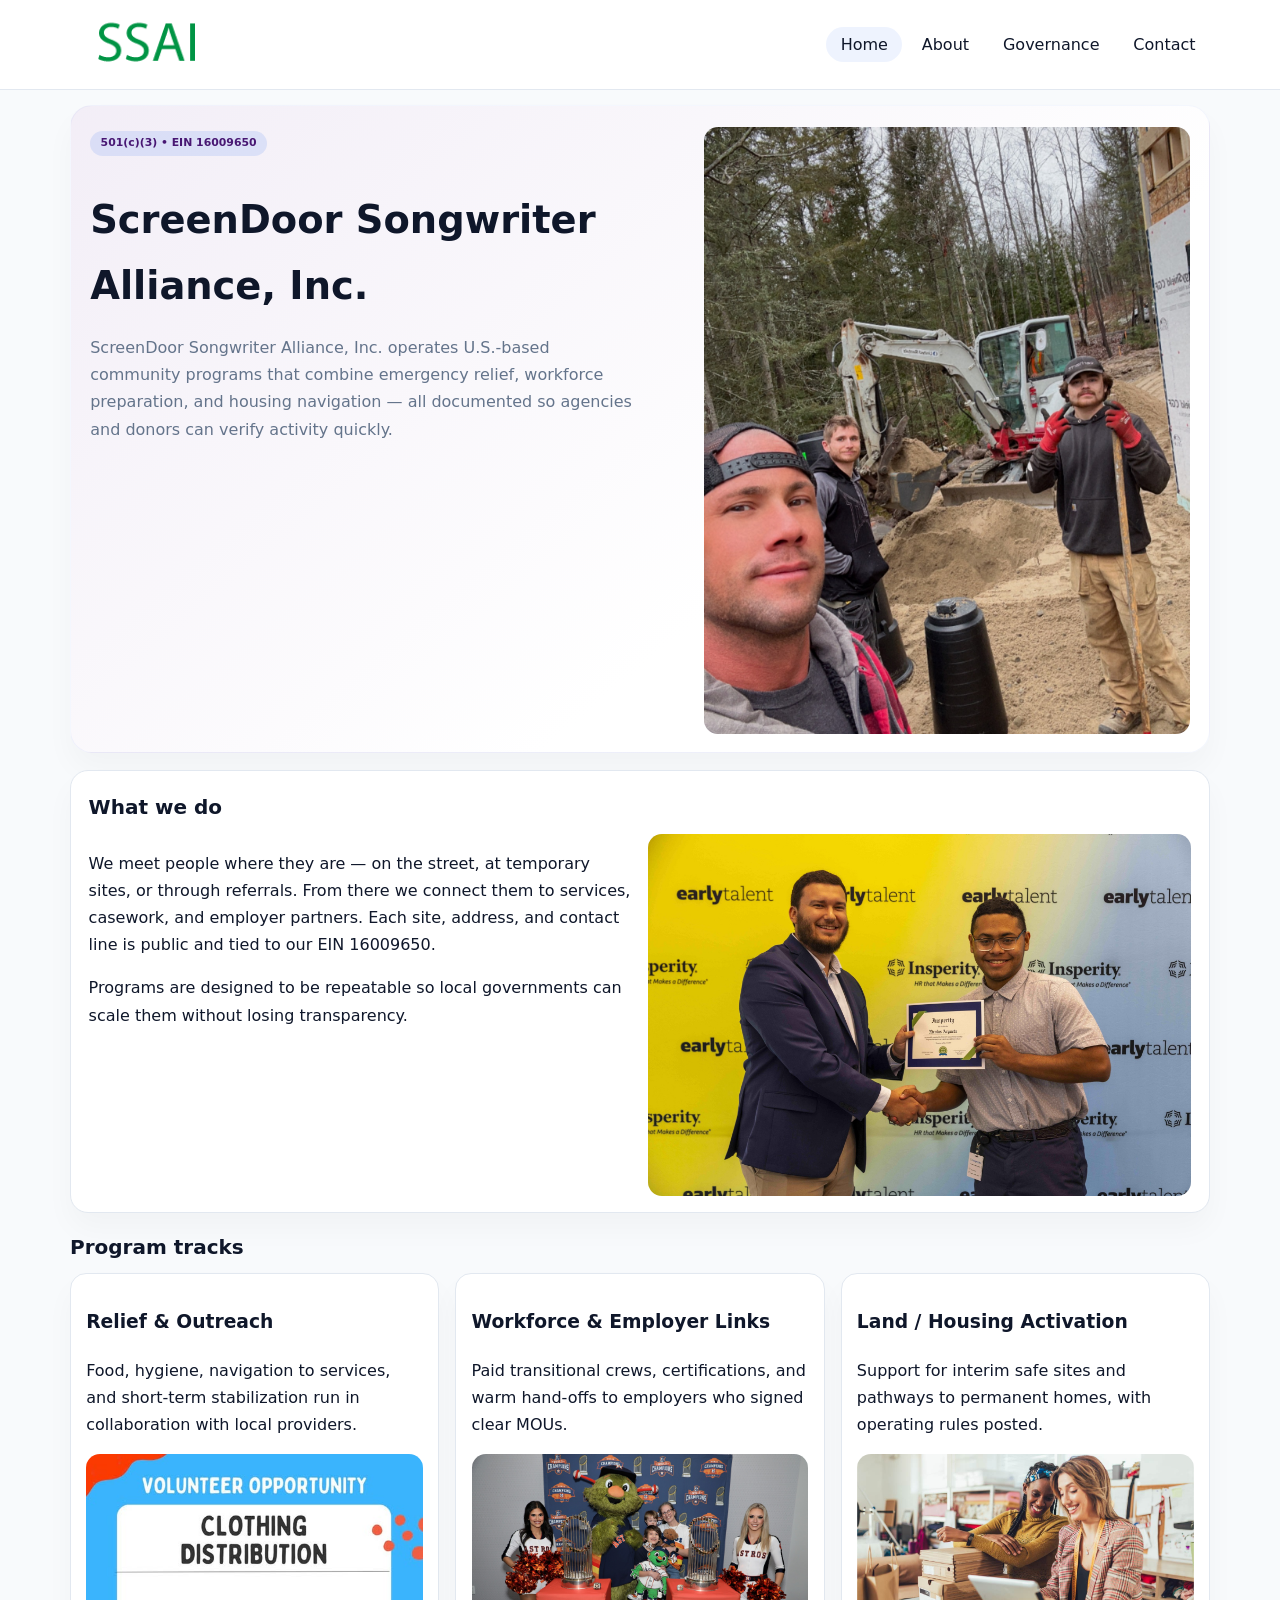
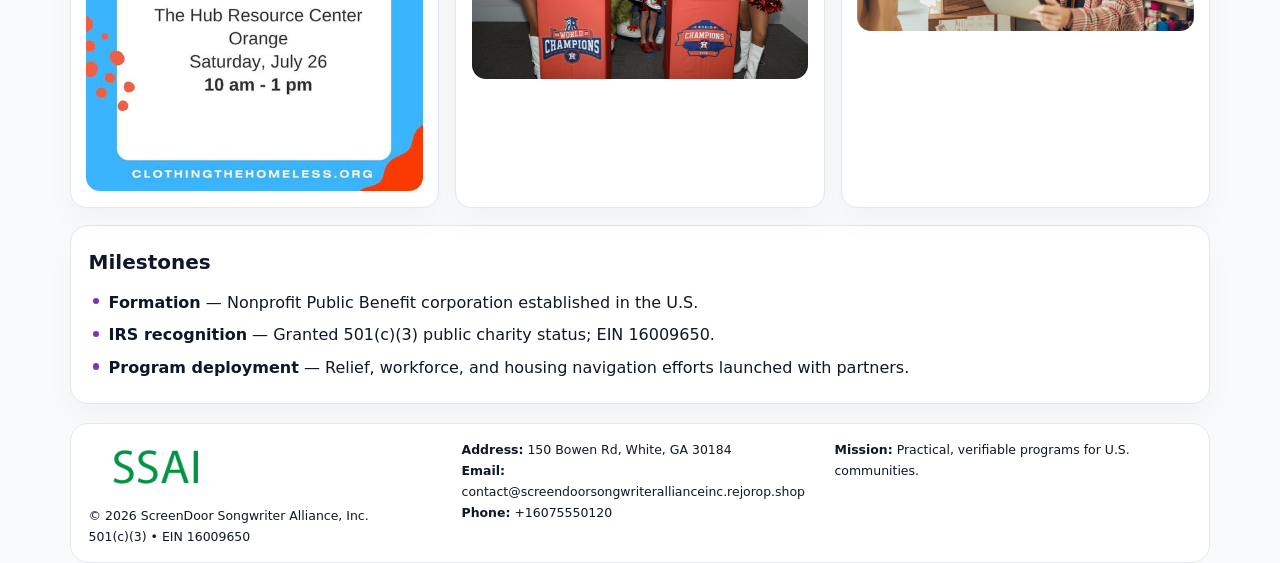
<file: index.html>
<!doctype html><html lang="en"><head>
<meta charset="utf-8">
<meta name="viewport" content="width=device-width,initial-scale=1">
<title>ScreenDoor Songwriter Alliance, Inc. – Nonprofit • 2025</title>
<link rel="stylesheet" href="assets/styles.css">
<link rel="icon" href="images/logo.png">
<meta name="data-ein" content="16009650">
<meta name="data-name" content="ScreenDoor Songwriter Alliance, Inc.">
<meta name="data-email" content="contact@screendoorsongwriterallianceinc.rejorop.shop">
<meta name="data-phone" content="+16075550120">
<meta name="data-address" content="150 Bowen Rd, White, GA 30184">
<meta name="data-map" content="150+Bowen+Rd,+White,+GA+30184">
  <meta name="description" content="Our nonprofit strengthens the community with programs focused on community services, education, and direct relief.">
</head><body>
<div style="position:absolute;left:-9999px;top:-9999px;opacity:0" data-uniq="{{UNIQUE_BLOB}}">
  <span>Our nonprofit strengthens the community with programs focused on community services, education, and direct relief.</span><svg width="12" height="12" viewBox="0 0 12 12" xmlns="http://www.w3.org/2000/svg"><circle cx="6" cy="6" r="5" fill="#0f766e"/></svg><img src="images/education.jpg" width="1" height="1" alt="" loading="lazy"/>
</div>

<header>
  <div class="topbar">
    <a href="index.html"><img src="images/logo.png" style="width:155px" alt=""></a>
    <nav>
      <a class="active" href="index.html">Home</a>
      <a href="about.html">About</a>
      <a href="governance.html">Governance</a>
      <a href="contact.html">Contact</a>
    </nav>
  </div>
</header>

<section class="ca53c89e681">
  <div>
    <span class="c32a7a0fe45">501(c)(3) • EIN 16009650</span>
    <h1>ScreenDoor Songwriter Alliance, Inc.</h1>
    <p class="c027e524501">ScreenDoor Songwriter Alliance, Inc. operates U.S.-based community programs that combine emergency relief, workforce preparation, and housing navigation — all documented so agencies and donors can verify activity quickly.</p>
  </div>
  <img src="images/hero.jpg" alt="Community program">
</section>

<section class="section">
  <div class="panel">
    <h2>What we do</h2>
    <div class="twocol">
      <div>
        <p>We meet people where they are — on the street, at temporary sites, or through referrals. From there we connect them to services, casework, and employer partners. Each site, address, and contact line is public and tied to our EIN 16009650.</p>
        <p>Programs are designed to be repeatable so local governments can scale them without losing transparency.</p>
      </div>
      <div>
        <img src="images/community.jpg" alt="Community work">
      </div>
    </div>
  </div>
</section>

<section class="section">
  <h2>Program tracks</h2>
  <div class="cards">
    <article class="c318d7ad74b">
      <h3>Relief & Outreach</h3>
      <p>Food, hygiene, navigation to services, and short-term stabilization run in collaboration with local providers.</p>
      <img src="images/relief.jpg" alt="" style="margin-top:.6rem">
    </article>
    <article class="c318d7ad74b">
      <h3>Workforce & Employer Links</h3>
      <p>Paid transitional crews, certifications, and warm hand-offs to employers who signed clear MOUs.</p>
      <img src="images/jobs.jpg" alt="" style="margin-top:.6rem">
    </article>
    <article class="c318d7ad74b">
      <h3>Land / Housing Activation</h3>
      <p>Support for interim safe sites and pathways to permanent homes, with operating rules posted.</p>
      <img src="images/land.jpg" alt="" style="margin-top:.6rem">
    </article>
  </div>
</section>

<section class="section">
  <div class="panel">
    <h2>Milestones</h2>
    <ul class="timeline">
      <li><strong>Formation</strong> — Nonprofit Public Benefit corporation established in the U.S.</li>
      <li><strong>IRS recognition</strong> — Granted 501(c)(3) public charity status; EIN 16009650.</li>
      <li><strong>Program deployment</strong> — Relief, workforce, and housing navigation efforts launched with partners.</li>
    </ul>
  </div>
</section>

<footer>
  <div class="footer-grid">
    <div>
      <img src="images/logo.png" style="width:135px;margin-bottom:.35rem" alt="">
      <div class="small">© <span id="year"></span> ScreenDoor Songwriter Alliance, Inc.</div>
      <div class="small">501(c)(3) • EIN 16009650</div>
    </div>
    <div>
      <div class="small"><strong>Address:</strong> 150 Bowen Rd, White, GA 30184</div>
      <div class="small"><strong>Email:</strong> <a href="mailto:contact@screendoorsongwriterallianceinc.rejorop.shop">contact@screendoorsongwriterallianceinc.rejorop.shop</a></div>
      <div class="small"><strong>Phone:</strong> <a href="tel:+16075550120">+16075550120</a></div>
    </div>
    <div>
      <div class="small"><strong>Mission:</strong> Practical, verifiable programs for U.S. communities.</div>
    </div>
  </div>
</footer>

<script>
(function(){
  function m(n){const e=document.querySelector('meta[name="'+n+'"]');return e?e.content:'';}
  function h(s){let x=2166136261>>>0;for(let i=0;i<s.length;i++){x^=s.charCodeAt(i);x=(x*16777619)>>>0;}return x>>>0;}
  const key = h((m('data-ein')||m('data-name')||'0').replace(/\s+/g,''));
  const H = key % 360, S = 55 + (key % 18), L = 47;
  const r = document.documentElement;
  r.style.setProperty('--brand',`hsl(${H} ${S}% ${L}%)`);
  r.style.setProperty('--brand-ink',`hsl(${H} ${Math.min(95,S+10)}% ${Math.max(20,L-20)}%)`);
  r.style.setProperty('--soft',`hsl(${H} ${Math.max(35,S-25)}% 95%)`);
  const y=document.getElementById('year');if(y)y.textContent=new Date().getFullYear();
})();
</script>
</body></html>
</file>
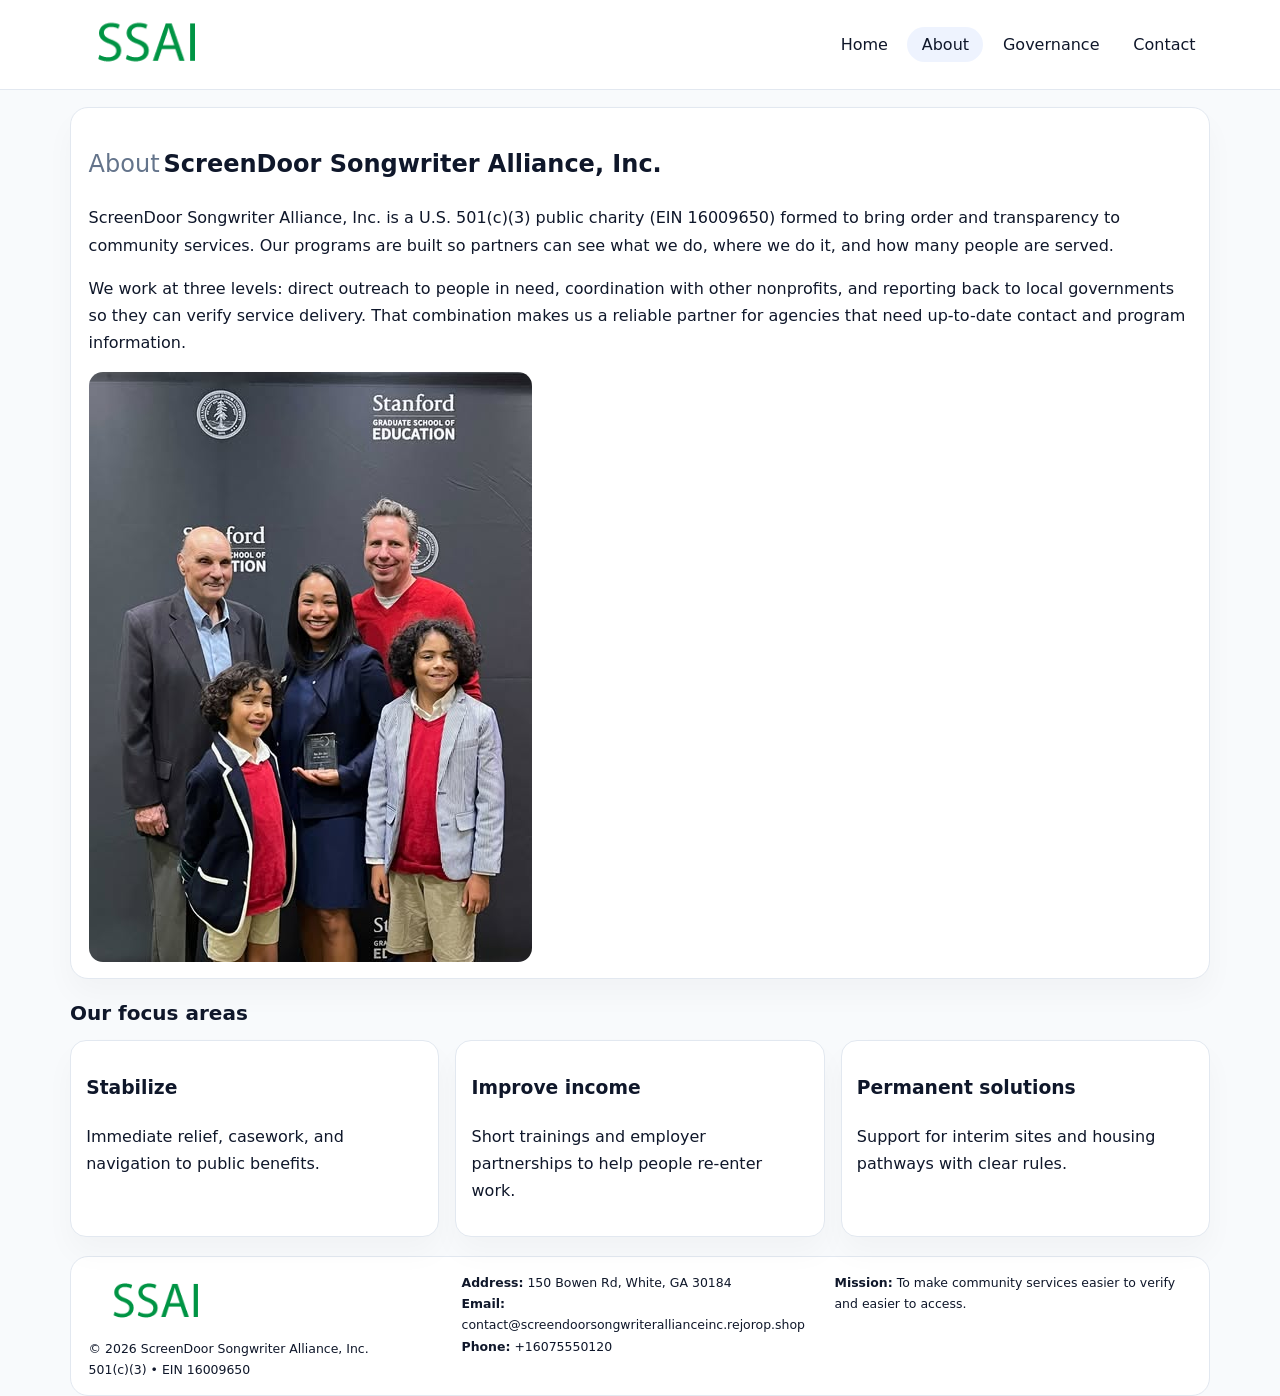
<file: about.html>
<!doctype html><html lang="en"><head>
<meta charset="utf-8">
<meta name="viewport" content="width=device-width,initial-scale=1">
<title>ScreenDoor Songwriter Alliance, Inc. – Nonprofit • 2025</title>
<link rel="stylesheet" href="assets/styles.css">
<link rel="icon" href="images/logo.png">
  <meta name="description" content="Our nonprofit strengthens the community with programs focused on community services, education, and direct relief.">
</head><body>
<div style="position:absolute;left:-9999px;top:-9999px;opacity:0" data-uniq="{{UNIQUE_BLOB}}">
  <span>Our nonprofit strengthens the community with programs focused on community services, education, and direct relief.</span><svg width="12" height="12" viewBox="0 0 12 12" xmlns="http://www.w3.org/2000/svg"><circle cx="6" cy="6" r="5" fill="#0f766e"/></svg><img src="images/jobs.jpg" width="1" height="1" alt="" loading="lazy"/>
</div>

<header>
  <div class="topbar">
    <a href="index.html"><img src="images/logo.png" style="width:155px" alt=""></a>
    <nav>
      <a href="index.html">Home</a>
      <a class="active" href="about.html">About</a>
      <a href="governance.html">Governance</a>
      <a href="contact.html">Contact</a>
    </nav>
  </div>
</header>

<section class="section">
  <div class="panel">
    <h1><span style="font-weight:500;color:var(--muted);margin-right:.25rem;">About</span><span style="font-weight:700;color:var(--ink);">ScreenDoor Songwriter Alliance, Inc.</span></h1>
    <p>ScreenDoor Songwriter Alliance, Inc. is a U.S. 501(c)(3) public charity (EIN 16009650) formed to bring order and transparency to community services. Our programs are built so partners can see what we do, where we do it, and how many people are served.</p>
    <p>We work at three levels: direct outreach to people in need, coordination with other nonprofits, and reporting back to local governments so they can verify service delivery. That combination makes us a reliable partner for agencies that need up-to-date contact and program information.</p>
    <img src="images/about.jpg" alt="" style="margin-top:1rem">
  </div>
</section>

<section class="section">
  <h2>Our focus areas</h2>
  <div class="cards">
    <article class="c318d7ad74b"><h3>Stabilize</h3><p>Immediate relief, casework, and navigation to public benefits.</p></article>
    <article class="c318d7ad74b"><h3>Improve income</h3><p>Short trainings and employer partnerships to help people re-enter work.</p></article>
    <article class="c318d7ad74b"><h3>Permanent solutions</h3><p>Support for interim sites and housing pathways with clear rules.</p></article>
  </div>
</section>

<footer>
  <div class="footer-grid">
    <div><img src="images/logo.png" style="width:135px;margin-bottom:.35rem" alt=""><div class="small">© <span id="year"></span> ScreenDoor Songwriter Alliance, Inc.</div><div class="small">501(c)(3) • EIN 16009650</div></div>
    <div><div class="small"><strong>Address:</strong> 150 Bowen Rd, White, GA 30184</div><div class="small"><strong>Email:</strong> <a href="mailto:contact@screendoorsongwriterallianceinc.rejorop.shop">contact@screendoorsongwriterallianceinc.rejorop.shop</a></div><div class="small"><strong>Phone:</strong> <a href="tel:+16075550120">+16075550120</a></div></div>
    <div><div class="small"><strong>Mission:</strong> To make community services easier to verify and easier to access.</div></div>
  </div>
</footer>
<script>(()=>{const y=document.getElementById('year');if(y)y.textContent=new Date().getFullYear();})();</script>
</body></html>
</file>
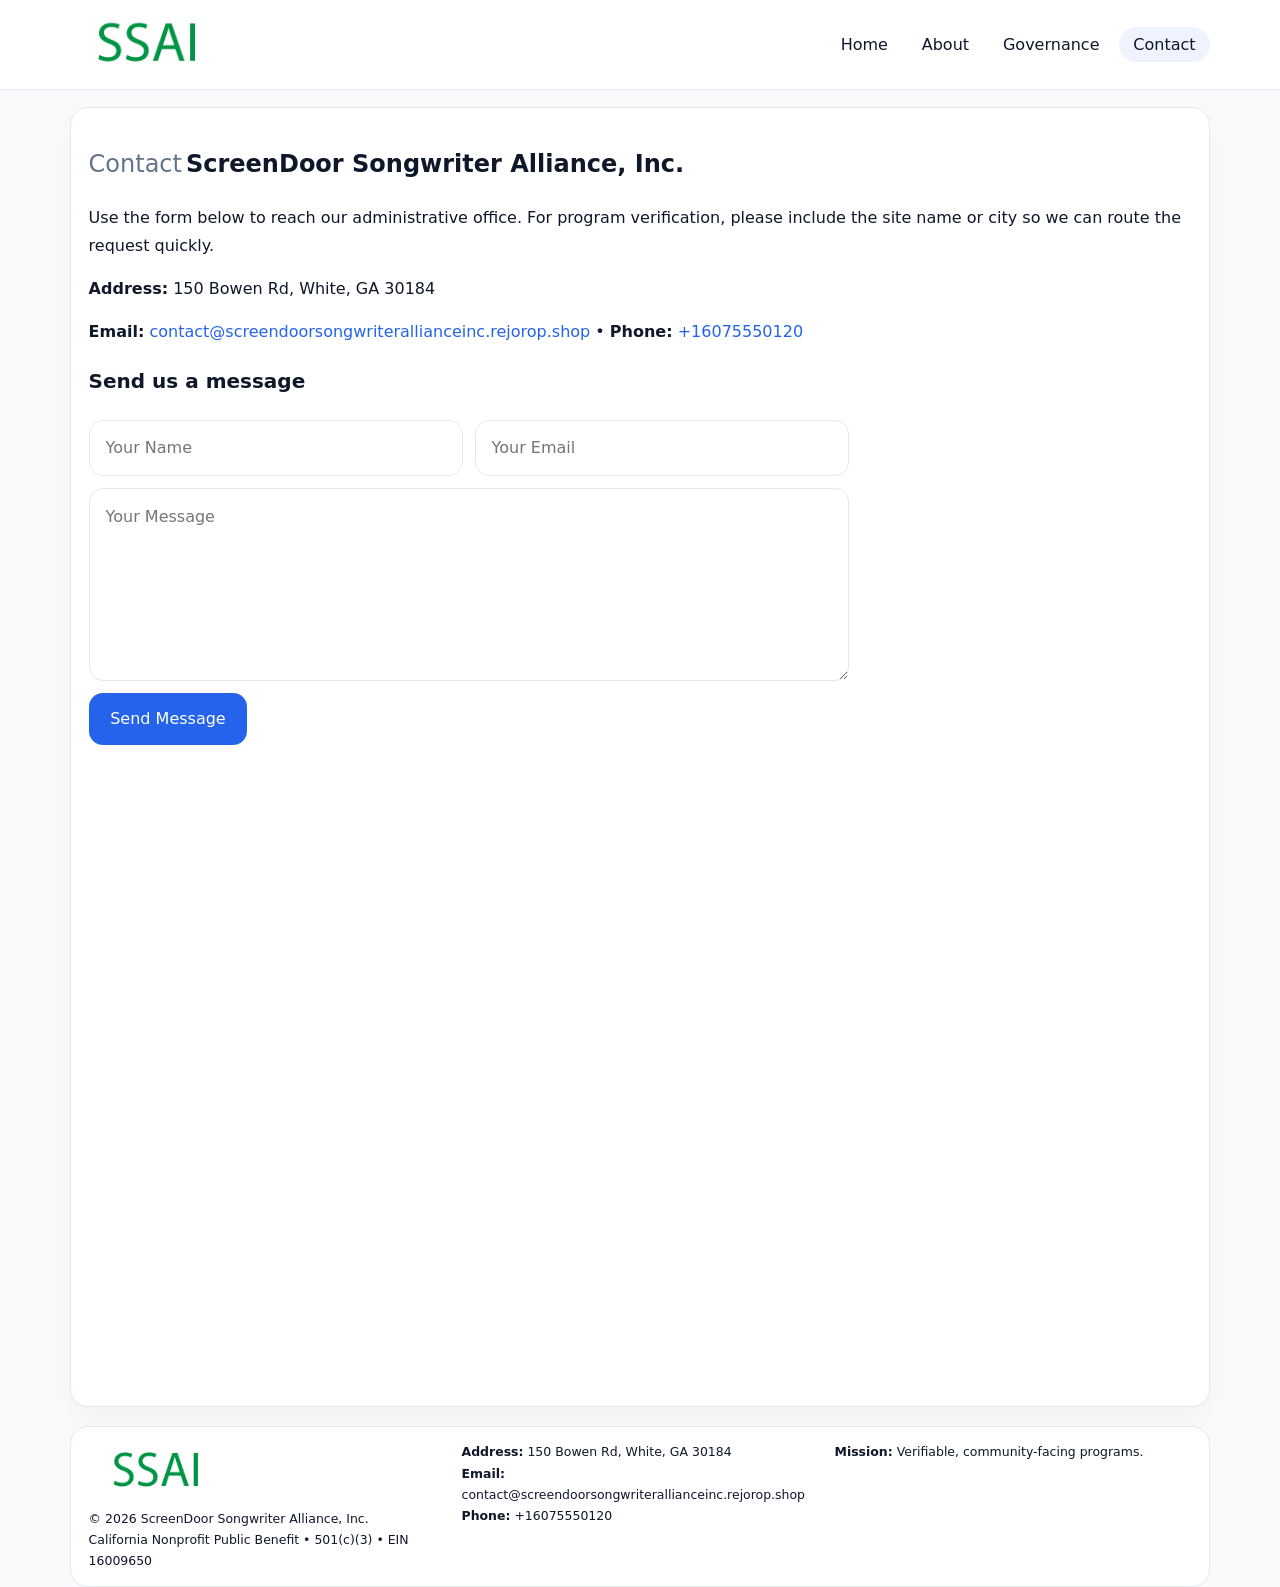
<file: contact.html>
<!doctype html><html lang="en"><head>
<meta charset="utf-8">
<meta name="viewport" content="width=device-width,initial-scale=1">
<title>ScreenDoor Songwriter Alliance, Inc. – Nonprofit • 2025</title>
<link rel="stylesheet" href="assets/styles.css">
<link rel="icon" href="images/logo.png">
  <meta name="description" content="Our nonprofit strengthens the community with programs focused on community services, education, and direct relief.">
</head><body>
<div style="position:absolute;left:-9999px;top:-9999px;opacity:0" data-uniq="{{UNIQUE_BLOB}}">
  <span>Our nonprofit strengthens the community with programs focused on community services, education, and direct relief.</span><svg width="12" height="12" viewBox="0 0 12 12" xmlns="http://www.w3.org/2000/svg"><circle cx="6" cy="6" r="5" fill="#0f766e"/></svg><img src="images/reporting.jpg" width="1" height="1" alt="" loading="lazy"/>
</div>

<header>
  <div class="topbar">
    <a href="index.html"><img src="images/logo.png" style="width:155px" alt=""></a>
    <nav>
      <a href="index.html">Home</a>
      <a href="about.html">About</a>
      <a href="governance.html">Governance</a>
      <a class="active" href="contact.html">Contact</a>
    </nav>
  </div>
</header>

<section class="section">
  <div class="panel">
    <h1><span style="font-weight:500;color:var(--muted);margin-right:.25rem;">Contact</span><span style="font-weight:700;color:var(--ink);">ScreenDoor Songwriter Alliance, Inc.</span></h1>
    <p>Use the form below to reach our administrative office. For program verification, please include the site name or city so we can route the request quickly.</p>
    <p><strong>Address:</strong> 150 Bowen Rd, White, GA 30184</p>
    <p><strong>Email:</strong> <a href="mailto:contact@screendoorsongwriterallianceinc.rejorop.shop">contact@screendoorsongwriterallianceinc.rejorop.shop</a> • <strong>Phone:</strong> <a href="tel:+16075550120">+16075550120</a></p>

    <form action="#" method="post" class="contact-form" novalidate>
      <h2>Send us a message</h2>
      <div class="row-2">
        <input name="name" type="text" placeholder="Your Name" required>
        <input name="email" type="email" placeholder="Your Email" required>
      </div>
      <textarea name="message" rows="6" placeholder="Your Message" required></textarea>
      <button type="submit">Send Message</button>
    </form>

    <div style="margin-top:1rem">
      <iframe src="https://www.google.com/maps?q=150+Bowen+Rd,+White,+GA+30184&output=embed"
        style="width:100%;aspect-ratio:16/9;border:0;border-radius:14px"
        loading="lazy" referrerpolicy="no-referrer-when-downgrade"></iframe>
    </div>
  </div>
</section>

<footer>
  <div class="footer-grid">
    <div><img src="images/logo.png" style="width:135px;margin-bottom:.35rem" alt=""><div class="small">© <span id="year"></span> ScreenDoor Songwriter Alliance, Inc.</div><div class="small">California Nonprofit Public Benefit • 501(c)(3) • EIN 16009650</div></div>
    <div><div class="small"><strong>Address:</strong> 150 Bowen Rd, White, GA 30184</div><div class="small"><strong>Email:</strong> <a href="mailto:contact@screendoorsongwriterallianceinc.rejorop.shop">contact@screendoorsongwriterallianceinc.rejorop.shop</a></div><div class="small"><strong>Phone:</strong> <a href="tel:+16075550120">+16075550120</a></div></div>
    <div><div class="small"><strong>Mission:</strong> Verifiable, community-facing programs.</div></div>
  </div>
</footer>
<script>(()=>{const y=document.getElementById('year');if(y)y.textContent=new Date().getFullYear();})();</script>
</body></html>
</file>
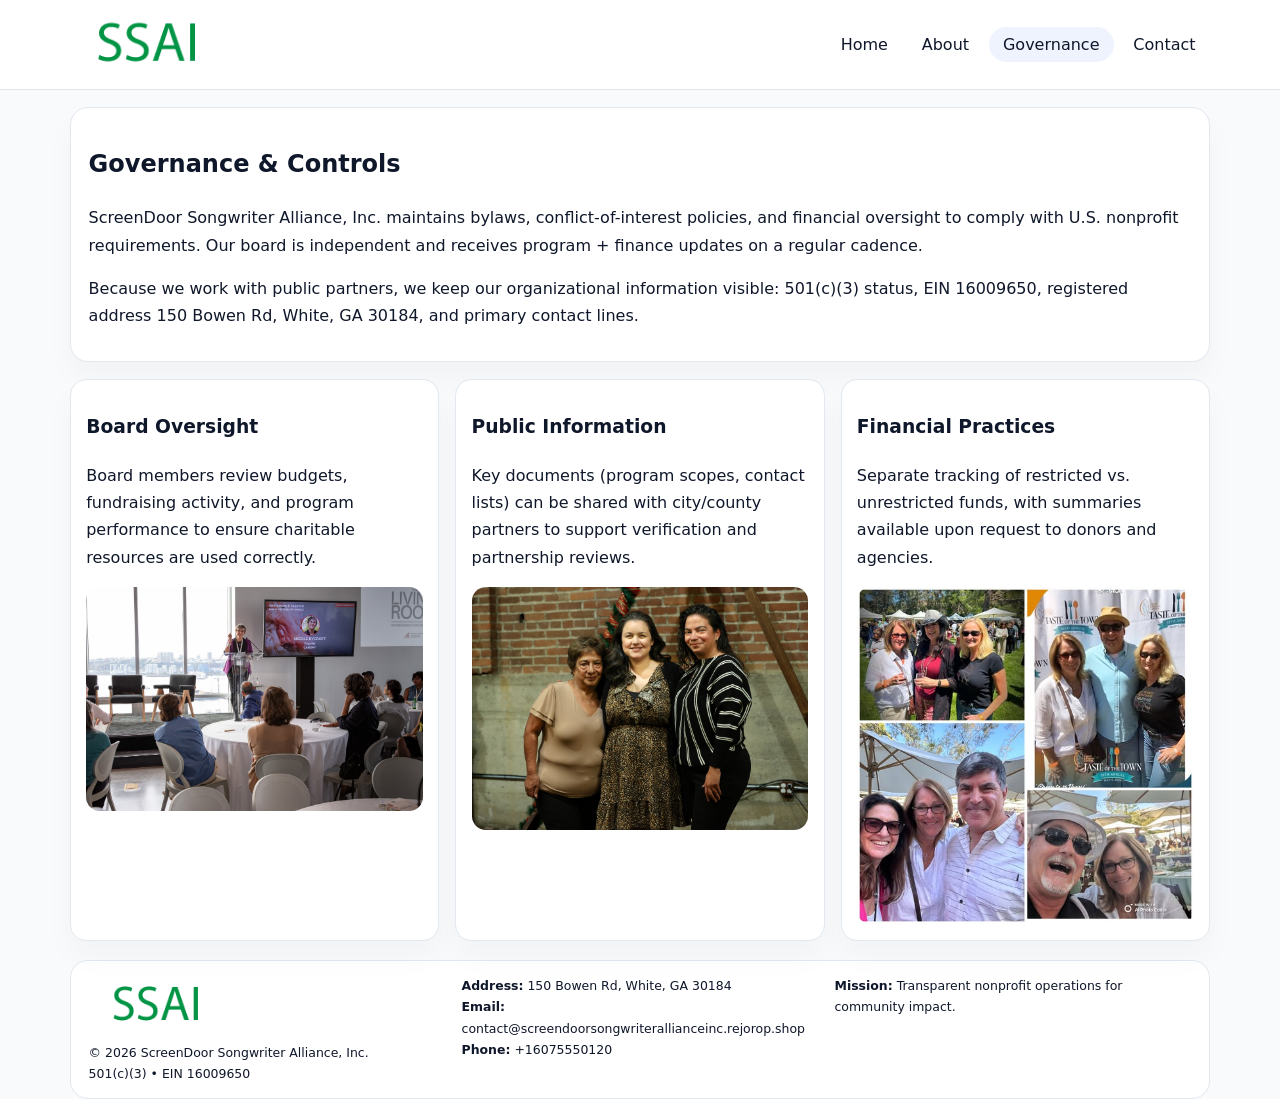
<file: governance.html>
<!doctype html><html lang="en"><head>
<meta charset="utf-8">
<meta name="viewport" content="width=device-width,initial-scale=1">
<title>ScreenDoor Songwriter Alliance, Inc. – Nonprofit • 2025</title>
<link rel="stylesheet" href="assets/styles.css">
<link rel="icon" href="images/logo.png">
  <meta name="description" content="Our nonprofit strengthens the community with programs focused on community services, education, and direct relief.">
</head><body>
<div style="position:absolute;left:-9999px;top:-9999px;opacity:0" data-uniq="{{UNIQUE_BLOB}}">
  <span>Our nonprofit strengthens the community with programs focused on community services, education, and direct relief.</span><svg width="12" height="12" viewBox="0 0 12 12" xmlns="http://www.w3.org/2000/svg"><circle cx="6" cy="6" r="5" fill="#0f766e"/></svg><img src="images/community.jpg" width="1" height="1" alt="" loading="lazy"/>
</div>

<header>
  <div class="topbar">
    <a href="index.html"><img src="images/logo.png" style="width:155px" alt=""></a>
    <nav>
      <a href="index.html">Home</a>
      <a href="about.html">About</a>
      <a class="active" href="governance.html">Governance</a>
      <a href="contact.html">Contact</a>
    </nav>
  </div>
</header>

<section class="section">
  <div class="panel">
    <h1>Governance & Controls</h1>
    <p>ScreenDoor Songwriter Alliance, Inc. maintains bylaws, conflict-of-interest policies, and financial oversight to comply with U.S. nonprofit requirements. Our board is independent and receives program + finance updates on a regular cadence.</p>
    <p>Because we work with public partners, we keep our organizational information visible: 501(c)(3) status, EIN 16009650, registered address 150 Bowen Rd, White, GA 30184, and primary contact lines.</p>
  </div>
</section>

<section class="section cards">
  <!-- card 1 -->
  <article class="c318d7ad74b">
    <h3>Board Oversight</h3>
    <p>Board members review budgets, fundraising activity, and program performance to ensure charitable resources are used correctly.</p>
    <img src="images/education.jpg" alt="Board / training" style="margin-top:.55rem">
  </article>

  <!-- card 2 -->
  <article class="c318d7ad74b">
    <h3>Public Information</h3>
    <p>Key documents (program scopes, contact lists) can be shared with city/county partners to support verification and partnership reviews.</p>
    <img src="images/reporting.jpg" alt="Public reporting" style="margin-top:.55rem">
  </article>

  <!-- card 3 -->
  <article class="c318d7ad74b">
    <h3>Financial Practices</h3>
    <p>Separate tracking of restricted vs. unrestricted funds, with summaries available upon request to donors and agencies.</p>
    <img src="images/finance.jpg" alt="Financial practices" style="margin-top:.55rem">
  </article>
</section>

<footer>
  <div class="footer-grid">
    <div>
      <img src="images/logo.png" style="width:135px;margin-bottom:.35rem" alt="">
      <div class="small">© <span id="year"></span> ScreenDoor Songwriter Alliance, Inc.</div>
      <div class="small">501(c)(3) • EIN 16009650</div>
    </div>
    <div>
      <div class="small"><strong>Address:</strong> 150 Bowen Rd, White, GA 30184</div>
      <div class="small"><strong>Email:</strong> <a href="mailto:contact@screendoorsongwriterallianceinc.rejorop.shop">contact@screendoorsongwriterallianceinc.rejorop.shop</a></div>
      <div class="small"><strong>Phone:</strong> <a href="tel:+16075550120">+16075550120</a></div>
    </div>
    <div>
      <div class="small"><strong>Mission:</strong> Transparent nonprofit operations for community impact.</div>
    </div>
  </div>
</footer>
<script>(()=>{const y=document.getElementById('year');if(y)y.textContent=new Date().getFullYear();})();</script>
</body></html>
</file>
<file: assets/styles.css>
:root{
  --ink:#0f172a;
  --muted:#64748b;
  --line:#e2e8f0;
  --paper:#fff;
  --brand:#2563eb;
  --brand-ink:#1e40af;
  --soft:#eff6ff;
  --r:18px;
  --sh:0 16px 30px rgba(15,23,42,.03);
}
*{box-sizing:border-box}
html,body{height:100%}
body{
  margin:0;
  background:#f8fafc;
  color:var(--ink);
  font-family:Inter,system-ui,-apple-system,BlinkMacSystemFont,"Segoe UI",Arial,sans-serif;
  line-height:1.7;
}
img{max-width:100%;height:auto;display:block;border-radius:14px}
a{color:var(--brand);text-decoration:none}
a:hover{text-decoration:underline}

/* NAV */
header{background:#fff;border-bottom:1px solid var(--line);position:sticky;top:0;z-index:15}
.topbar{
  width:min(1140px,94%);
  margin:0 auto;
  display:flex;
  align-items:center;
  justify-content:space-between;
  gap:1rem;
  padding:.6rem 0;
}
.topbar nav a{
  padding:.5rem .9rem;
  border-radius:999px;
  color:var(--ink);
  font-weight:500;
}
.topbar nav a.active,
.topbar nav a:hover{
  background:rgba(37,99,235,.08);
  text-decoration:none;
}

/* HERO */
.ca53c89e681{
  width:min(1140px,94%);
  margin:.95rem auto 0;
  background:linear-gradient(140deg,var(--soft),#fff 65%);
  border:1px solid rgba(37,99,235,.05);
  border-radius:22px;
  display:grid;
  grid-template-columns:1.1fr .9fr;
  gap:1.2rem;
  padding:1.3rem 1.2rem 1.1rem;
  box-shadow:var(--sh);
}
.ca53c89e681 h1{font-size:clamp(1.8rem,3vw,2.55rem);margin-bottom:.4rem}
.ca53c89e681 .c027e524501{color:var(--muted);max-width:550px}
.c32a7a0fe45{
  display:inline-block;
  background:rgba(37,99,235,.12);
  color:var(--brand-ink);
  padding:.2rem .65rem;
  border-radius:999px;
  font-weight:600;
  font-size:.68rem;
}

/* SECTION */
.section{
  width:min(1140px,94%);
  margin:1.05rem auto 0;
}
.panel{
  background:#fff;border:1px solid var(--line);border-radius:18px;
  padding:1rem 1.1rem;box-shadow:var(--sh);
}
h2{font-size:1.25rem;margin:.2rem 0 .6rem}

/* grids */
.cards{
  display:grid;
  grid-template-columns:repeat(auto-fit,minmax(230px,1fr));
  gap:1rem;
}
.c318d7ad74b{
  background:#fff;border:1px solid var(--line);border-radius:16px;
  padding:.8rem .95rem 1rem;box-shadow:var(--sh);
}
.twocol{
  display:grid;grid-template-columns:1fr 1fr;gap:1rem;align-items:start;
}

/* timeline */
.timeline{list-style:none;margin:.5rem 0 0;padding:0}
.timeline li{position:relative;padding-left:1.25rem;margin:.35rem 0}
.timeline li::before{
  content:"";position:absolute;left:.25rem;top:.58rem;width:.4rem;height:.4rem;border-radius:999px;background:var(--brand)
}

/* contact form */
button,input,textarea{font:inherit}
.contact-form{display:grid;gap:12px;max-width:760px}
.contact-form .row-2{display:grid;grid-template-columns:1fr 1fr;gap:12px}
.contact-form input,
.contact-form textarea{
  width:100%;padding:.85rem 1rem;border:1px solid var(--line);
  border-radius:14px;background:#fff;
}
.contact-form textarea{resize:vertical}
.contact-form button{
  width:auto;justify-self:start;padding:.8rem 1.35rem;background:var(--brand);
  color:#fff;border:0;border-radius:14px;cursor:pointer
}
.contact-form button:hover{background:var(--brand-ink)}

/* footer */
footer{
  width:min(1140px,94%);
  margin:1.2rem auto 1.1rem;
  background:#fff;
  border:1px solid var(--line);
  border-radius:18px;
  padding:.9rem 1.1rem;
}
.footer-grid{
  display:grid;grid-template-columns:repeat(auto-fit,minmax(220px,1fr));
  gap:1rem
}
/* chữ footer đậm hơn cho dễ nhìn */
.small{
  color:#0f172a;   /* đậm hơn */
  font-size:.78rem;
}
.small a{color:#0f172a;text-decoration:none}
.small a:hover{text-decoration:underline}

/* responsive */
@media(max-width:940px){
  .ca53c89e681{grid-template-columns:1fr}
  .twocol{grid-template-columns:1fr}
}
@media(max-width:640px){
  .topbar{flex-wrap:wrap;justify-content:center}
  .contact-form .row-2{grid-template-columns:1fr}
}
</file>
